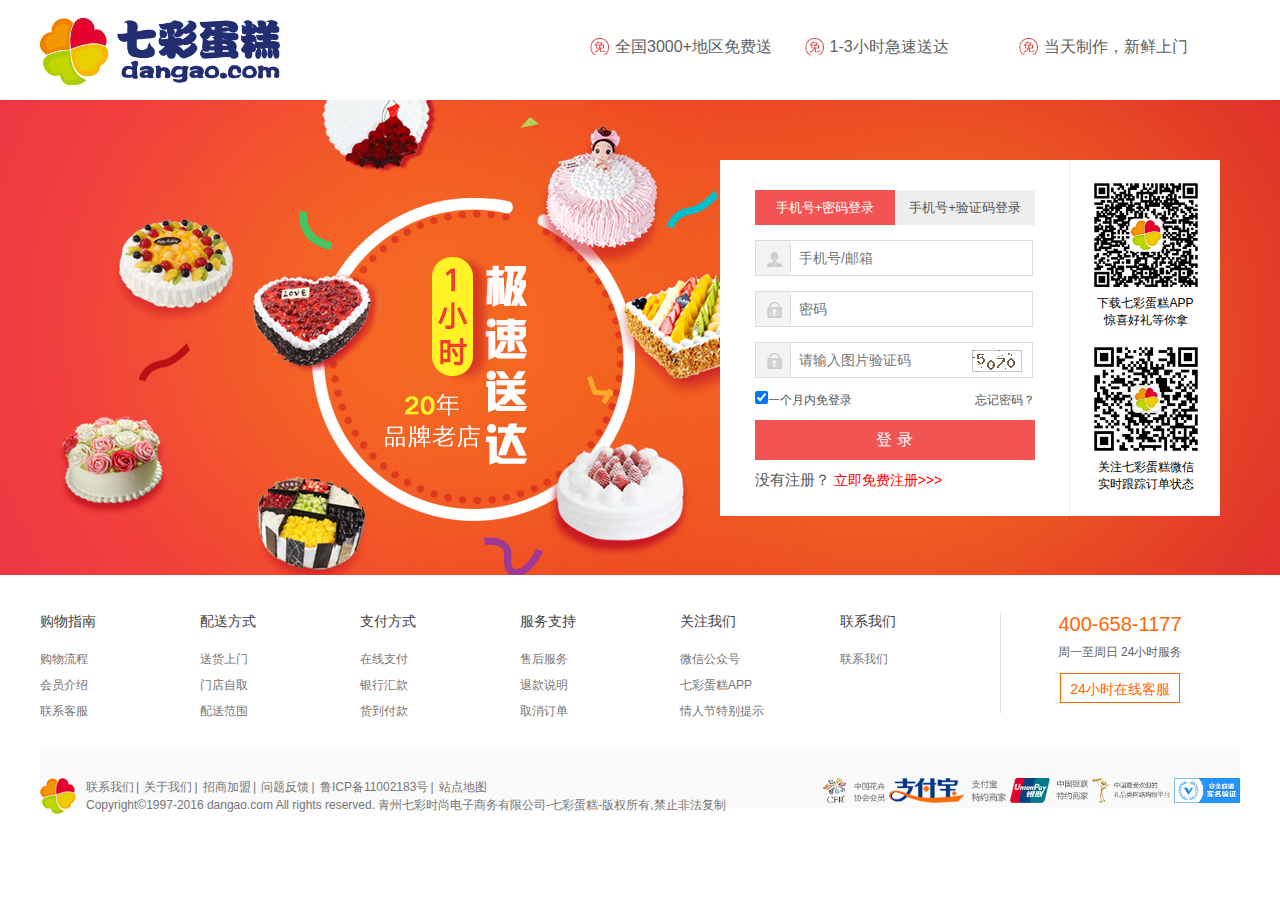
<file: 蛋糕/userlogin.html>
<!DOCTYPE html>
<html lang="en">
<head>
	<meta charset="UTF-8">
	<meta http-equiv="X-UA-Compatible" content="IE=edge,chrome=1">
	<title>七彩蛋糕-登录</title>
	<link rel="shortcut icon" href="images/favicon.ico" />
	<link rel="stylesheet" type="text/css" href="style/base.css">
	<link rel="stylesheet" type="text/css" href="style/userlogin.css">
	<script src="js/jquery-1.8.3.min.js"></script>
</head>
<body>
	<div class="header">
		<div class="header_box">
			<div class="header_l">
				<a href="index.html">
					<img src="images/logo.png">
				</a>
			</div>
			<div class="header_r">
				<div class="footerline">
					<ul>
					    <li> <span class="footerico1">全国3000+地区免费送</span> </li>
					    <li> <span class="footerico2">1-3小时急速送达</span> </li>
					    <li> <span class="footerico3">当天制作，新鲜上门</span> </li>
				    </ul>
				</div>
			</div>
		</div>
	</div>	

	<div class="bg">
		<div class="bg_box">
			<div class="login">
				<div class="login_l">
					<div id="tab">
						<ul id="title">
							<li class="current">手机号+密码登录</li>
							<li>手机号+验证码登录</li>
						</ul>
						<div id="content">
								<form  class="show form1">
									<ul>
										<li>
											<div class="userico"></div>
											<div class="input">
												<input id="Huser" type="text" name="Huser" placeholder="手机号/邮箱">
											</div>
										</li>
										<li>
											<div class="passico"></div>
											<div class="input">
												<input id="Hpass" type="password" name="Hpass" placeholder="密码">
											</div>
										</li>
										<li>
											<div class="passico"></div>
											<div class="input">
												<input id="verify" type="text" name="verify" placeholder="请输入图片验证码">
												<img id="vdimgck" src="images/verify.png">
											</div>
										</li>
									</ul>
								</form>
								<form class="form2">
									<ul>
										<li>
											<div class="passico"></div>
											<div class="input">
												<input id="verify" type="text" name="verify" placeholder="请输入图片验证码">
												<img id="vdimgck" src="images/verify.png">
											</div>
										</li>
										<li>
											<div class="userico"></div>
											<div class="input">
												<input id="Huser" type="text" name="Huser" placeholder="请输入手机号">
												<input id="dxyzm" type="button" name="" value="获取验证码">
											</div>
										</li>
										<li>
											<div class="passico"></div>
											<div class="input">
												<input id="phonecodeqr" type="text" name="phonecodeqr" placeholder="短信验证码">
											</div>
										</li>
									</ul>
								</form>
						</div>
					</div>
					<div class="min_txt">
						<span style="float: left;">
							<input type="checkbox" name="bccookie" checked="checked">一个月内免登录
						</span>
						<span style="float: right;">
							<a href="#">忘记密码？</a>
						</span>
					</div>
					<div class="dl">登 录</div>
					<div class="txt_btn">没有注册？
						<a href="userreg.html">立即免费注册>>></a>
					</div>
				</div>
				<div class="login_r">
					<img src="images/android_ewm.png">
					<p>
						下载七彩蛋糕APP
						<br>
						惊喜好礼等你拿
					</p>
					<img src="images/weixin.jpg">
					<p>
						关注七彩蛋糕微信
						<br>
						实时跟踪订单状态
					</p>
				</div>
			</div>
		</div>
	</div>

	<div class="foot">
    <div class="foot_box">
        <div class="footMenu">
            <ul>
                <li>
                    <h2>购物指南</h2>
                    <p><a href="#">购物流程</a></p>
                    <p><a href="#">会员介绍</a></p>
                    <p><a href="#">联系客服</a></p>
                </li>
                <li>
                    <h2>配送方式</h2>
                    <p><a href="#">送货上门</a></p>
                    <p><a href="#">门店自取</a></p>
                    <p><a href="#">配送范围</a></p>
                </li>
                <li>
                    <h2>支付方式</h2>
                    <p><a href="#">在线支付</a></p>
                    <p><a href="#">银行汇款</a></p>
                    <p><a href="#">货到付款</a></p>
                </li>
                <li>
                    <h2>服务支持</h2>
                    <p><a href="#">售后服务</a></p>
                    <p><a href="#">退款说明</a></p>
                    <p><a href="#">取消订单</a></p>
                </li>
                <li>
                    <h2>关注我们</h2>
                    <p><a href="#">微信公众号</a></p>
                    <p><a href="#">七彩蛋糕APP</a></p>
                    <p><a href="#">情人节特别提示</a></p>
                </li>
                <li>
                    <h2>联系我们</h2>
                    <p><a href="#">联系我们</a></p>
                </li>
            </ul>
            <div class="col-contact">
                <span>400-658-1177</span>
                <p>周一至周日 24小时服务</p>
                <a href="#">24小时在线客服</a>
            </div>
        </div>
        <div class="site-info">
            <div class="foot_logo"></div>
            <div class="info_text">
                <p>
                    <a href="#">联系我们</a><span>|</span>
                    <a href="#">关于我们</a><span>|</span>
                    <a href="#">招商加盟</a><span>|</span>
                    <a href="#">问题反馈</a><span>|</span>
                    <a href="#">鲁ICP备11002183号</a><span>|</span>
                    <a href="#">站点地图</a>
                </p>
                <p>Copyright©1997-2016 dangao.com All rights reserved. 青州七彩时尚电子商务有限公司-七彩蛋糕-版权所有,禁止非法复制</p>
            </div>
            <div class="info-links">
                <img src="images/f-logo-1.png">
                <img src="images/f-logo-2.png">
                <img src="images/f-logo-3.png">
                <img src="images/f-logo-4.png">
                <img src="images/f-logo-5.png">
            </div>
        </div>
    </div>
</div>
</body>
<script type="text/javascript">
		$(function(){
			$("#title li").click(function(){
				$(this).addClass("current").siblings().removeClass("current");
				// var index=$("#title li").index($(this));
				
				$("#content form").eq($("#title li").index($(this))).addClass("show").siblings().removeClass("show");
			});
		});
	</script>
</html>
</file>
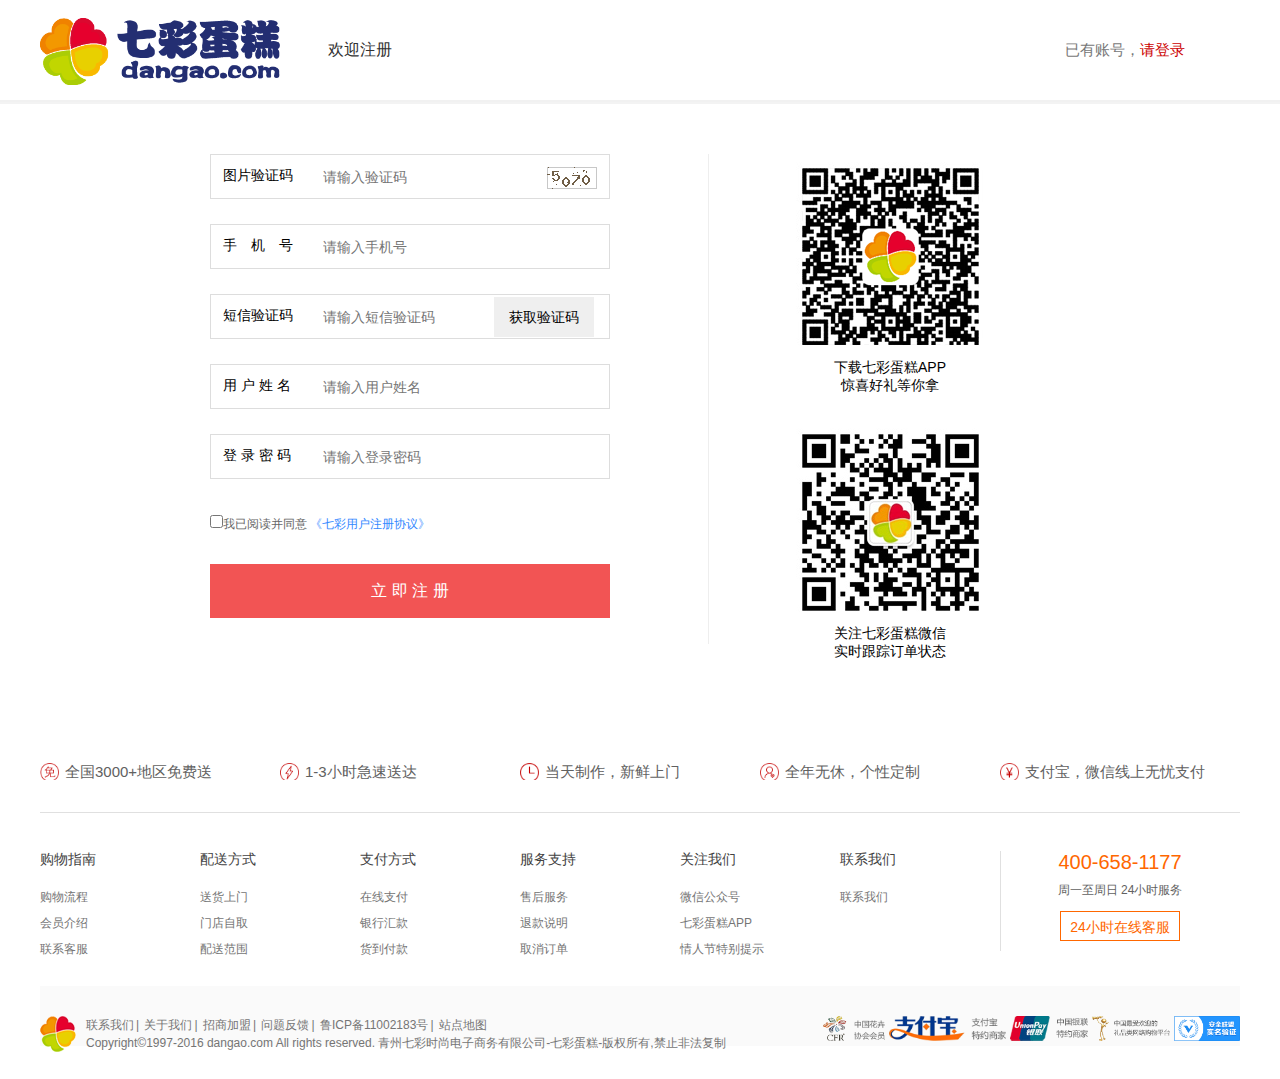
<file: 蛋糕/userreg.html>
<!DOCTYPE html>
<html lang="en">
<head>
	<meta charset="UTF-8">
	<meta http-equiv="X-UA-Compatible" content="IE=edge,chrome=1">
	<title>七彩蛋糕-注册</title>
	<link rel="shortcut icon" href="images/favicon.ico" />
	<link rel="stylesheet" type="text/css" href="style/base.css">
	<link rel="stylesheet" type="text/css" href="style/userreg.css">
</head>
<body>
	<div class="header">
		<div class="header_box">
			<div class="header_l">
				<a href="index.html">
					<img src="images/logo.png">
				</a>
			</div>
			<div class="zc">
				<p>欢迎注册</p>
			</div>
			<div class="header_r">
				<p>已有账号，<a href="userlogin.html">请登录</a></p>
			</div>
		</div>
	</div>

	<div class="line"></div>

	<div class="zc">
		<form>
			<div class="userreg">
				<div class="userreg_l">
					<ul>
						<li>
							<label>图片验证码</label>
							<input type="text" name="verify" placeholder="请输入验证码">
							<img id="vdimgck" src="images/verify.png">
						</li>
						<li>
							<label>手　机　号</label>
							<input type="text" name="Huser" placeholder="请输入手机号">
						</li>
						<li>
							<label>短信验证码</label>
							<input id="phonecodeqr" type="text" name="phonecodeqr" placeholder="请输入短信验证码">
							<input class="dxyzm" type="button" value="获取验证码">
						</li>
						<li>
							<label>用 户 姓 名</label>
							<input type="text" name="Hname" placeholder="请输入用户姓名">
						</li>
						<li>
							<label>登 录 密 码</label>
							<input type="password" name="Hpass" placeholder="请输入登录密码">
						</li>
					</ul>
					<div class="xy">
						<input type="checkbox" name="agreen">我已阅读并同意
						<a href="#">《七彩用户注册协议》</a>
					</div>
					<div class="zc_btn">
						<button type="submit">立 即 注 册</button>
					</div>
				</div>
				<div class="min"></div>
				<div class="userreg_r">
					<img src="images/android_ewm.png">
					<p>下载七彩蛋糕APP<br>惊喜好礼等你拿</p>
					<img src="images/weixin.jpg">
					<p>关注七彩蛋糕微信<br>实时跟踪订单状态</p>
				</div>
			</div>
		</form>
	</div>
	
	<div class="footline">
	  <div class="footline_box">
		    <ul>
		        <li> <span class="footerico1">全国3000+地区免费送</span> </li>
		        <li> <span class="footerico2">1-3小时急速送达</span> </li>
		        <li> <span class="footerico3">当天制作，新鲜上门</span> </li>
		        <li> <span class="footerico4">全年无休，个性定制</span> </li>
		        <li> <span class="footerico5">支付宝，微信线上无忧支付</span> </li>
	    	</ul>
	    </div>
	</div>

	<div class="foot">
	    <div class="foot_box">
	        <div class="footMenu">
	            <ul>
	                <li>
	                    <h2>购物指南</h2>
	                    <p><a href="#">购物流程</a></p>
	                    <p><a href="#">会员介绍</a></p>
	                    <p><a href="#">联系客服</a></p>
	                </li>
	                <li>
	                    <h2>配送方式</h2>
	                    <p><a href="#">送货上门</a></p>
	                    <p><a href="#">门店自取</a></p>
	                    <p><a href="#">配送范围</a></p>
	                </li>
	                <li>
	                    <h2>支付方式</h2>
	                    <p><a href="#">在线支付</a></p>
	                    <p><a href="#">银行汇款</a></p>
	                    <p><a href="#">货到付款</a></p>
	                </li>
	                <li>
	                    <h2>服务支持</h2>
	                    <p><a href="#">售后服务</a></p>
	                    <p><a href="#">退款说明</a></p>
	                    <p><a href="#">取消订单</a></p>
	                </li>
	                <li>
	                    <h2>关注我们</h2>
	                    <p><a href="#">微信公众号</a></p>
	                    <p><a href="#">七彩蛋糕APP</a></p>
	                    <p><a href="#">情人节特别提示</a></p>
	                </li>
	                <li>
	                    <h2>联系我们</h2>
	                    <p><a href="#">联系我们</a></p>
	                </li>
	            </ul>
	            <div class="col-contact">
	                <span>400-658-1177</span>
	                <p>周一至周日 24小时服务</p>
	                <a href="#">24小时在线客服</a>
	            </div>
	        </div>
	        <div class="site-info">
	            <div class="foot_logo"></div>
	            <div class="info_text">
	                <p>
	                    <a href="#">联系我们</a><span>|</span>
	                    <a href="#">关于我们</a><span>|</span>
	                    <a href="#">招商加盟</a><span>|</span>
	                    <a href="#">问题反馈</a><span>|</span>
	                    <a href="#">鲁ICP备11002183号</a><span>|</span>
	                    <a href="#">站点地图</a>
	                </p>
	                <p>Copyright©1997-2016 dangao.com All rights reserved. 青州七彩时尚电子商务有限公司-七彩蛋糕-版权所有,禁止非法复制</p>
	            </div>
	            <div class="info-links">
	                <img src="images/f-logo-1.png">
	                <img src="images/f-logo-2.png">
	                <img src="images/f-logo-3.png">
	                <img src="images/f-logo-4.png">
	                <img src="images/f-logo-5.png">
	            </div>
	        </div>
	    </div>
	</div>
</body>
</html>
</file>
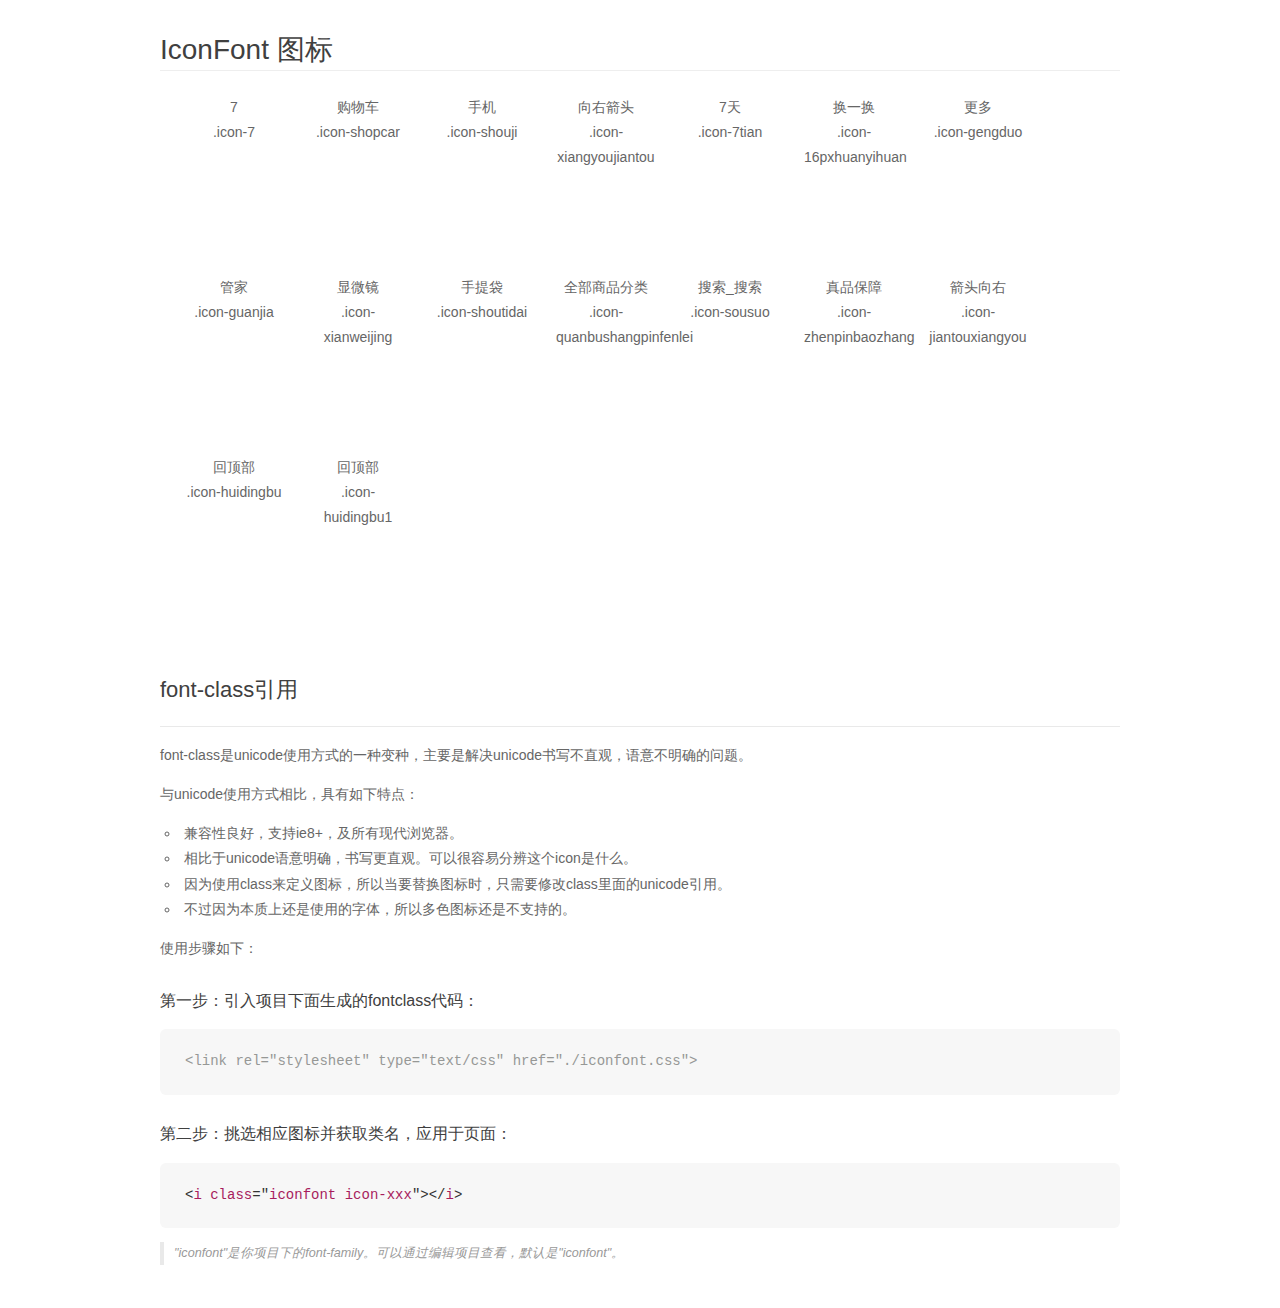
<file: 蛋糕/font_osyag09tjyeewmi/demo_fontclass.html>
<!DOCTYPE html>
<html>
<head>
    <meta charset="utf-8"/>
    <title>IconFont</title>
    <link rel="stylesheet" href="demo.css">
    <link rel="stylesheet" href="iconfont.css">
</head>
<body>
    <div class="main markdown">
        <h1>IconFont 图标</h1>
        <ul class="icon_lists clear">
            
                <li>
                <i class="icon iconfont icon-7"></i>
                    <div class="name">7</div>
                    <div class="fontclass">.icon-7</div>
                </li>
            
                <li>
                <i class="icon iconfont icon-shopcar"></i>
                    <div class="name">购物车</div>
                    <div class="fontclass">.icon-shopcar</div>
                </li>
            
                <li>
                <i class="icon iconfont icon-shouji"></i>
                    <div class="name">手机</div>
                    <div class="fontclass">.icon-shouji</div>
                </li>
            
                <li>
                <i class="icon iconfont icon-xiangyoujiantou"></i>
                    <div class="name">向右箭头</div>
                    <div class="fontclass">.icon-xiangyoujiantou</div>
                </li>
            
                <li>
                <i class="icon iconfont icon-7tian"></i>
                    <div class="name">7天</div>
                    <div class="fontclass">.icon-7tian</div>
                </li>
            
                <li>
                <i class="icon iconfont icon-16pxhuanyihuan"></i>
                    <div class="name">换一换</div>
                    <div class="fontclass">.icon-16pxhuanyihuan</div>
                </li>
            
                <li>
                <i class="icon iconfont icon-gengduo"></i>
                    <div class="name">更多</div>
                    <div class="fontclass">.icon-gengduo</div>
                </li>
            
                <li>
                <i class="icon iconfont icon-guanjia"></i>
                    <div class="name">管家</div>
                    <div class="fontclass">.icon-guanjia</div>
                </li>
            
                <li>
                <i class="icon iconfont icon-xianweijing"></i>
                    <div class="name">显微镜</div>
                    <div class="fontclass">.icon-xianweijing</div>
                </li>
            
                <li>
                <i class="icon iconfont icon-shoutidai"></i>
                    <div class="name">手提袋</div>
                    <div class="fontclass">.icon-shoutidai</div>
                </li>
            
                <li>
                <i class="icon iconfont icon-quanbushangpinfenlei"></i>
                    <div class="name">全部商品分类</div>
                    <div class="fontclass">.icon-quanbushangpinfenlei</div>
                </li>
            
                <li>
                <i class="icon iconfont icon-sousuo"></i>
                    <div class="name">搜索_搜索</div>
                    <div class="fontclass">.icon-sousuo</div>
                </li>
            
                <li>
                <i class="icon iconfont icon-zhenpinbaozhang"></i>
                    <div class="name">真品保障</div>
                    <div class="fontclass">.icon-zhenpinbaozhang</div>
                </li>
            
                <li>
                <i class="icon iconfont icon-jiantouxiangyou"></i>
                    <div class="name">箭头向右</div>
                    <div class="fontclass">.icon-jiantouxiangyou</div>
                </li>
            
                <li>
                <i class="icon iconfont icon-huidingbu"></i>
                    <div class="name">回顶部</div>
                    <div class="fontclass">.icon-huidingbu</div>
                </li>
            
                <li>
                <i class="icon iconfont icon-huidingbu1"></i>
                    <div class="name">回顶部</div>
                    <div class="fontclass">.icon-huidingbu1</div>
                </li>
            
        </ul>

        <h2 id="font-class-">font-class引用</h2>
        <hr>

        <p>font-class是unicode使用方式的一种变种，主要是解决unicode书写不直观，语意不明确的问题。</p>
        <p>与unicode使用方式相比，具有如下特点：</p>
        <ul>
        <li>兼容性良好，支持ie8+，及所有现代浏览器。</li>
        <li>相比于unicode语意明确，书写更直观。可以很容易分辨这个icon是什么。</li>
        <li>因为使用class来定义图标，所以当要替换图标时，只需要修改class里面的unicode引用。</li>
        <li>不过因为本质上还是使用的字体，所以多色图标还是不支持的。</li>
        </ul>
        <p>使用步骤如下：</p>
        <h3 id="-fontclass-">第一步：引入项目下面生成的fontclass代码：</h3>


        <pre><code class="lang-js hljs javascript"><span class="hljs-comment">&lt;link rel="stylesheet" type="text/css" href="./iconfont.css"&gt;</span></code></pre>
        <h3 id="-">第二步：挑选相应图标并获取类名，应用于页面：</h3>
        <pre><code class="lang-css hljs">&lt;<span class="hljs-selector-tag">i</span> <span class="hljs-selector-tag">class</span>="<span class="hljs-selector-tag">iconfont</span> <span class="hljs-selector-tag">icon-xxx</span>"&gt;&lt;/<span class="hljs-selector-tag">i</span>&gt;</code></pre>
        <blockquote>
        <p>"iconfont"是你项目下的font-family。可以通过编辑项目查看，默认是"iconfont"。</p>
        </blockquote>
    </div>
</body>
</html>
</file>
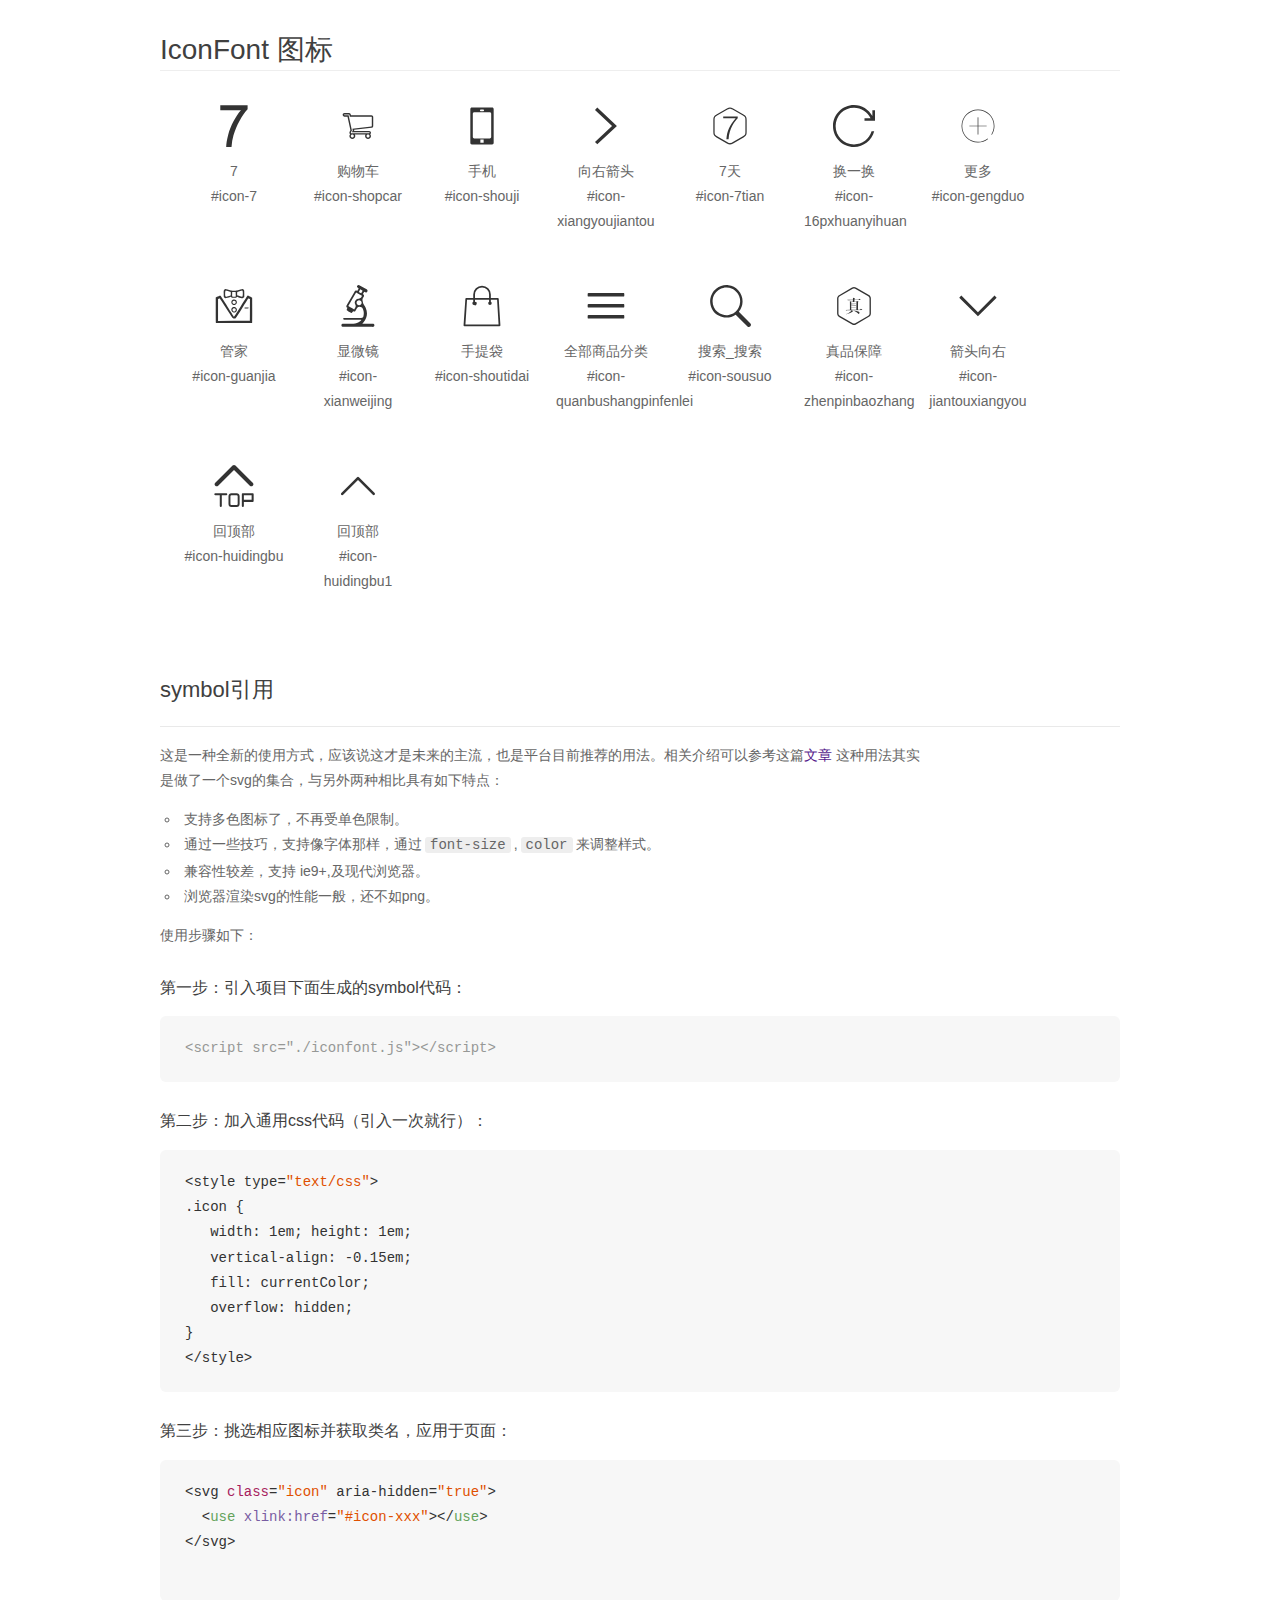
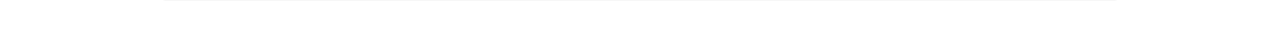
<file: 蛋糕/font_osyag09tjyeewmi/demo_symbol.html>
<!DOCTYPE html>
<html>
<head>
    <meta charset="utf-8"/>
    <title>IconFont</title>
    <link rel="stylesheet" href="demo.css">
    <script src="iconfont.js"></script>

    <style type="text/css">
        .icon {
          /* 通过设置 font-size 来改变图标大小 */
          width: 1em; height: 1em;
          /* 图标和文字相邻时，垂直对齐 */
          vertical-align: -0.15em;
          /* 通过设置 color 来改变 SVG 的颜色/fill */
          fill: currentColor;
          /* path 和 stroke 溢出 viewBox 部分在 IE 下会显示
             normalize.css 中也包含这行 */
          overflow: hidden;
        }

    </style>
</head>
<body>
    <div class="main markdown">
        <h1>IconFont 图标</h1>
        <ul class="icon_lists clear">
            
                <li>
                    <svg class="icon" aria-hidden="true">
                        <use xlink:href="#icon-7"></use>
                    </svg>
                    <div class="name">7</div>
                    <div class="fontclass">#icon-7</div>
                </li>
            
                <li>
                    <svg class="icon" aria-hidden="true">
                        <use xlink:href="#icon-shopcar"></use>
                    </svg>
                    <div class="name">购物车</div>
                    <div class="fontclass">#icon-shopcar</div>
                </li>
            
                <li>
                    <svg class="icon" aria-hidden="true">
                        <use xlink:href="#icon-shouji"></use>
                    </svg>
                    <div class="name">手机</div>
                    <div class="fontclass">#icon-shouji</div>
                </li>
            
                <li>
                    <svg class="icon" aria-hidden="true">
                        <use xlink:href="#icon-xiangyoujiantou"></use>
                    </svg>
                    <div class="name">向右箭头</div>
                    <div class="fontclass">#icon-xiangyoujiantou</div>
                </li>
            
                <li>
                    <svg class="icon" aria-hidden="true">
                        <use xlink:href="#icon-7tian"></use>
                    </svg>
                    <div class="name">7天</div>
                    <div class="fontclass">#icon-7tian</div>
                </li>
            
                <li>
                    <svg class="icon" aria-hidden="true">
                        <use xlink:href="#icon-16pxhuanyihuan"></use>
                    </svg>
                    <div class="name">换一换</div>
                    <div class="fontclass">#icon-16pxhuanyihuan</div>
                </li>
            
                <li>
                    <svg class="icon" aria-hidden="true">
                        <use xlink:href="#icon-gengduo"></use>
                    </svg>
                    <div class="name">更多</div>
                    <div class="fontclass">#icon-gengduo</div>
                </li>
            
                <li>
                    <svg class="icon" aria-hidden="true">
                        <use xlink:href="#icon-guanjia"></use>
                    </svg>
                    <div class="name">管家</div>
                    <div class="fontclass">#icon-guanjia</div>
                </li>
            
                <li>
                    <svg class="icon" aria-hidden="true">
                        <use xlink:href="#icon-xianweijing"></use>
                    </svg>
                    <div class="name">显微镜</div>
                    <div class="fontclass">#icon-xianweijing</div>
                </li>
            
                <li>
                    <svg class="icon" aria-hidden="true">
                        <use xlink:href="#icon-shoutidai"></use>
                    </svg>
                    <div class="name">手提袋</div>
                    <div class="fontclass">#icon-shoutidai</div>
                </li>
            
                <li>
                    <svg class="icon" aria-hidden="true">
                        <use xlink:href="#icon-quanbushangpinfenlei"></use>
                    </svg>
                    <div class="name">全部商品分类</div>
                    <div class="fontclass">#icon-quanbushangpinfenlei</div>
                </li>
            
                <li>
                    <svg class="icon" aria-hidden="true">
                        <use xlink:href="#icon-sousuo"></use>
                    </svg>
                    <div class="name">搜索_搜索</div>
                    <div class="fontclass">#icon-sousuo</div>
                </li>
            
                <li>
                    <svg class="icon" aria-hidden="true">
                        <use xlink:href="#icon-zhenpinbaozhang"></use>
                    </svg>
                    <div class="name">真品保障</div>
                    <div class="fontclass">#icon-zhenpinbaozhang</div>
                </li>
            
                <li>
                    <svg class="icon" aria-hidden="true">
                        <use xlink:href="#icon-jiantouxiangyou"></use>
                    </svg>
                    <div class="name">箭头向右</div>
                    <div class="fontclass">#icon-jiantouxiangyou</div>
                </li>
            
                <li>
                    <svg class="icon" aria-hidden="true">
                        <use xlink:href="#icon-huidingbu"></use>
                    </svg>
                    <div class="name">回顶部</div>
                    <div class="fontclass">#icon-huidingbu</div>
                </li>
            
                <li>
                    <svg class="icon" aria-hidden="true">
                        <use xlink:href="#icon-huidingbu1"></use>
                    </svg>
                    <div class="name">回顶部</div>
                    <div class="fontclass">#icon-huidingbu1</div>
                </li>
            
        </ul>


        <h2 id="symbol-">symbol引用</h2>
        <hr>

        <p>这是一种全新的使用方式，应该说这才是未来的主流，也是平台目前推荐的用法。相关介绍可以参考这篇<a href="">文章</a>
        这种用法其实是做了一个svg的集合，与另外两种相比具有如下特点：</p>
        <ul>
          <li>支持多色图标了，不再受单色限制。</li>
          <li>通过一些技巧，支持像字体那样，通过<code>font-size</code>,<code>color</code>来调整样式。</li>
          <li>兼容性较差，支持 ie9+,及现代浏览器。</li>
          <li>浏览器渲染svg的性能一般，还不如png。</li>
        </ul>
        <p>使用步骤如下：</p>
        <h3 id="-symbol-">第一步：引入项目下面生成的symbol代码：</h3>
        <pre><code class="lang-js hljs javascript"><span class="hljs-comment">&lt;script src="./iconfont.js"&gt;&lt;/script&gt;</span></code></pre>
        <h3 id="-css-">第二步：加入通用css代码（引入一次就行）：</h3>
        <pre><code class="lang-js hljs javascript">&lt;style type=<span class="hljs-string">"text/css"</span>&gt;
.icon {
   width: <span class="hljs-number">1</span>em; height: <span class="hljs-number">1</span>em;
   vertical-align: <span class="hljs-number">-0.15</span>em;
   fill: currentColor;
   overflow: hidden;
}
&lt;<span class="hljs-regexp">/style&gt;</span></code></pre>
        <h3 id="-">第三步：挑选相应图标并获取类名，应用于页面：</h3>
        <pre><code class="lang-js hljs javascript">&lt;svg <span class="hljs-class"><span class="hljs-keyword">class</span></span>=<span class="hljs-string">"icon"</span> aria-hidden=<span class="hljs-string">"true"</span>&gt;<span class="xml"><span class="hljs-tag">
  &lt;<span class="hljs-name">use</span> <span class="hljs-attr">xlink:href</span>=<span class="hljs-string">"#icon-xxx"</span>&gt;</span><span class="hljs-tag">&lt;/<span class="hljs-name">use</span>&gt;</span>
</span>&lt;<span class="hljs-regexp">/svg&gt;
        </span></code></pre>
    </div>
</body>
</html>
</file>
<file: 蛋糕/style/base.css>
/* CSS Document */
*,::before,::after{ margin:0; padding:0 ; box-sizing:border-box;}

body,ul,ol,li,dt,dd,dl,h1,h2,h3,h4,h5,h6,form,p,input,select,textarea,a, em, img,strong, b, u, i,fieldset, label, legend,table,td, caption, tbody, tfoot, thead, tr, th, article, aside, canvas,figure, figcaption, footer, header, hgroup,nav,section,audio, video
{ margin:0; padding:0 ; font-size:14px; font-weight:normal/* 设置文本的粗细	默认值。定义标准的字符。*/;
 font-style:normal/*定义字体的风格  默认值。浏览器显示一个标准的字体样式。*/;}

ul,ol,li{ list-style:none;}/*无列表样式*/

img{ border:0 none;/*如果有超链接会出现蓝框 去掉*/ vertical-align:middle;/*垂直居中*/}

table ,td{border-collapse:collapse;/*边线重叠*/ border-spacing:0; }


input, select, textarea, button {outline:none;}/*去掉表单元素中获得焦点时出现蓝框*/
textarea{resize:none;}
/*:focus { outline:none;}*/


/*超链接*/
a{text-decoration:none; color:#404040;}
a:link,a:active,a:visited{ text-decoration:none; color:#404040; }
a:hover{ color:rgba(255,102,0,1);text-decoration:none;}/*鼠标经过改变文字颜色*/

::-moz-selection { color: #fff; background-color: #A97F48;}/*对象被选择时的样式*/
::selection { color: #fff; background-color: #A97F48;}  


/*自适应高度的问题解决   解决margin 塌陷*/
.clearfix:after{ clear:both; content:''; display:block; height:0; line-height:0; visibility:hidden;}
.clearfix{zoom:1;}

.clear{clear:both;}

.fl{float:left;}
.fr{float:right;}

.w{ width:1200px; margin:0 auto;}

body{font-family: "微软雅黑", Arial;font-size:14px; color:#404040; background:#fff;}


@font-face {
  font-family: 'iconfont';
  src: url('../fonts/iconfont.eot');
  src: url('../fonts/iconfont.eot?#iefix') format('embedded-opentype'),
  url('../fonts/iconfont.woff') format('woff'),
  url('../fonts/iconfont.ttf') format('truetype'),
  url('../fonts/iconfont.svg#iconfont') format('svg');
}
.iconfont{
  font-family:"iconfont" !important;
  font-size:16px;
  font-style:normal;
  -webkit-font-smoothing: antialiased;
  -webkit-text-stroke-width: 0.2px;
  -moz-osx-font-smoothing: grayscale;
}


/*topbar*/
.topbar{ width:100%; height:30px;}
.topbar .topbar_top{ width:100%; height:30px; background:#f1f1f1;}
.topbar .topbar_top .top_box{ width:1200px; height:30px; margin:0 auto; line-height:30px;}
.topbar .topbar_top .top_box .top_l{float: left;width: 220px;height: 30px;font-size: 12px;color:#735749;}
.topbar .topbar_top .top_box .top_l a{font-size: 12px;color:#cc0000;padding: 0px 5px;}

.topbar .topbar_top .top_box .top_l span{color: #735749;}
.topbar .topbar_top .top_box ul{ width:500px; height:30px; float:right;}
.topbar .topbar_top .top_box ul li{ float:left; padding:0 5px; color:#735749; margin-left:1px; position:relative;}
.topbar .topbar_top .top_box ul li a{ display:block; color:#735749; font-size:12px;float:left; margin-right:8px;}
.topbar .topbar_top .top_box ul li i{ display:inline-block; float:left; padding-top:1px; margin-left:2px; transition:all 0.5s linear;}
.topbar .topbar_top .top_box ul li:nth-child(2) a{ color:#cc0000;}
.topbar .topbar_top .top_box ul li:nth-child(3) a{ color:#cc0000;}
.topbar .topbar_top .top_box ul li:hover a{ color:#cc0000;}
.topbar .topbar_top .top_box ul li:hover i{ transform:rotate(180deg);}
.topbar .topbar_top .top_box ul li .submenu{ position:absolute; top:30px; left:0; width:100%; background:#fff; display:none; line-height:25px; padding:10px 0;box-sizing:content-box; text-align:center;}
.topbar .topbar_top .top_box ul li .submenu a{  display:block;font-size:12px; color:#735749; width:100%;}
.topbar .topbar_top .top_box ul li:hover .submenu{ display:block;}
.topbar .topbar_top .top_box ul li .submenu dt:hover a{ display:inlink-block; background:#cc0000; color:#fff;}

/*topbar end*/


/*head*/
.head{ width: 100%;height: 100px;}
.head .head_box{ width: 1200px;height: 100px;margin: 0 auto; }
.head .head_box h1{ width: 200px;height: 60px; float: left;line-height: 100px;}
.head .head_box h1 img{ width: 100%; height: auto; }
.head .head_box .search{ width: 550px;height: 100px;float: left; margin-left: 175px;padding-top: 22px;}
.head .head_box .search .search_box{ width: 550px;height:40px; background: #c81623}
.head .head_box .search .search_box .keyinput{ width: 465px; height: 36px; margin:2px;float: left;border:0 none; padding-left: 20px;}
.head .head_box .search .search_box .keysub{ width: 80px;height: 36px; background:none; border:0 none;font-size:16px; letter-spacing:2px; color:#fff; cursor:pointer; }
.head .head_box .search .hot{ width: 100%; height: 25px; }
.head .head_box .search .hot a{ font-size: 13px; color: #666; margin: 0px 5px; line-height: 25px; }
.head .head_box .search .hot a:nth-child(3){color:#cc0000;}
.head .head_box .search .hot a:hover{color:#cc0000;}
.head .head_box .car_box{ float: left; width: 145px; height: 38px; margin-left: 90px;margin-top: 22px;position: relative;}
.head .head_box .car_box .cart{ width: 145px; height: 38px; border:1px solid #dfdfdf; line-height: 36px;display: block; position:relative; z-index:10; background:rgba(255,255,255,1);}
.head .head_box .car_box .car{width: 18px;height: 16px;}
.head .head_box .car_box .car img{ width: 18px;height: 16px;margin-left: 12px;margin-right: 5px;}
.head .head_box .car_box span{font-size: 13px;color: #666;}
.head .head_box .car_box .car_num{background: #cc0000;border-radius: 7px 7px 7px 0;font-size: 12px;line-height: 12px;padding: 2px 5px;color: #fff;position: absolute;top: -5px;}
.head .head_box .car_box .iconfont{font-size: 13px;color: #666;margin-left: 12px;}
.head .head_box .car_box .dropdown_layer{width: 300px;height: 130px;background: #fff; border:1px solid #dfdfdf;position: absolute; top:36px; right:0px; z-index:9; padding:10px;display: none;}
.head .head_box .car_box .dropdown_layer img{margin-left: 100px;margin-bottom: 5px;}
.head .head_box .car_box .dropdown_layer p{ text-align:center;line-height: 20px;}
.head .head_box .car_box .dropdown_layer p a{ display:block; color:#cc0000; }
.head .head_box .car_box:hover a.cart{ border-bottom:0 none;}
.head .head_box .car_box:hover .dropdown_layer{ display:block;}
/*head end*/

.footline{width: 100%;height: 77px;margin-top: 10px;}
.footline .footline_box{width: 1200px;height: 77px;margin: 0 auto;padding-top:27px;padding-bottom: 27px;border-bottom: 1px solid #e0e0e0}
.footline .footline_box ul{}
.footline .footline_box ul li{width: 20%;float: left;color: #616161;font-size: 15px;}
.footline .footline_box ul li .footerico1{background: url(../images/f-ico1.png) no-repeat;background-size: 19px;padding-left: 25px;}
.footline .footline_box ul li .footerico2{background: url(../images/f-ico2.png) no-repeat;background-size: 19px;padding-left: 25px;}
.footline .footline_box ul li .footerico3{background: url(../images/f-ico3.png) no-repeat;background-size: 19px;padding-left: 25px;}
.footline .footline_box ul li .footerico4{background: url(../images/f-ico4.png) no-repeat;background-size: 19px;padding-left: 25px;}
.footline .footline_box ul li .footerico5{background: url(../images/f-ico5.png) no-repeat;background-size: 19px;padding-left: 25px;}


.foot{width: 100%;height: 266px;}
.foot .foot_box{width: 1200px;height: 266px;margin: 0 auto;}
.foot .foot_box .footMenu{width: 1200px;height: 173px;padding-top: 38px;}
.foot .foot_box .footMenu ul{width: 960px;height: 135px;float: left;}
.foot .foot_box .footMenu ul li{width: 160px;height: 135px;float: left;}
.foot .foot_box .footMenu ul li h2{font-size: 14px;color: #424242;margin-bottom: 15px;}
.foot .foot_box .footMenu ul li p{line-height: 25px;}
.foot .foot_box .footMenu ul li p a{font-size: 12px;color: #757575;}
.foot .foot_box .footMenu ul li p a:hover{color: #cc0000;}
.foot .foot_box .footMenu .col-contact{float: left;width: 239px;height: 100px;border-left: 1px solid #e0e0e0;text-align: center;}
.foot .foot_box .footMenu .col-contact span{font-size: 20px;color: #ff6700;}
.foot .foot_box .footMenu .col-contact p{font-size: 12px;color: #616161;margin-top: 8px;margin-bottom: 12px;}
.foot .foot_box .footMenu .col-contact a{display: inline-block;width: 120px;height: 30px;border: 1px solid #ff6700;line-height: 30px;color: #ff6700;}
.foot .foot_box .footMenu .col-contact a:hover{background: #ff6700;color: #fff;transition: 0.5s ease all;}
.foot .foot_box .site-info{background: #fafafa;width: 1200px;padding: 30px 0;}
.foot .foot_box .site-info .foot_logo{width: 36px;height: 36px;float: left;background: url(../images/logo-footer.png) no-repeat 50% 50%;margin-right: 10px;}
.foot .foot_box .site-info .info_text{width: 670px;height: 36px;float: left;line-height: 18px;}
.foot .foot_box .site-info .info_text a{font-size: 12px;color: #757575;}
.foot .foot_box .site-info .info_text p{font-size: 12px;color: #757575;}
.foot .foot_box .site-info .info_text p span{margin: 0px 2px;}
.foot .foot_box .site-info .info-links{float: right;height: 28px;}
.foot .foot_box .site-info .info-links img{display: inline-block;height: 25px;}
.foot .foot_box .site-info .info_text a:hover{color: #cc0000;}
</file>
<file: 蛋糕/style/userlogin.css>
.header{width: 100%;height: 100px;}
.header .header_box{width: 1200px;height: 100px;margin: 0 auto;}
.header .header_box .header_l{width: 240px;height: 100px;float: left;line-height: 100px;}
.header .header_box .header_l img{width: 100%;height: auto;}
.header .header_box .header_r{float: right;width: 650px;height: 100px;}
.header .header_box .header_r .footerline{width: 650px;padding: 27px 0px;margin-top: 10px;}
.header .header_box .header_r .footerline ul{}
.header .header_box .header_r .footerline ul li{width: 33%;color: #616161;float: left;font-size: 16px;}
.header .header_box .header_r .footerline ul li .footerico1{background: url(../images/f-ico1.png) no-repeat;background-size: 19px;padding-left: 25px;}
.header .header_box .header_r .footerline ul li .footerico2{background: url(../images/f-ico1.png) no-repeat;background-size: 19px;padding-left: 25px;}
.header .header_box .header_r .footerline ul li .footerico3{background: url(../images/f-ico1.png) no-repeat;background-size: 19px;padding-left: 25px;}


.bg{width: 100%;height: 475px;background: url(../images/userlogin_bg.jpg) center center;}
.bg .bg_box{width: 1200px;height: 475px;margin: 0 auto;}
.bg .bg_box .login{width: 500px;height: 356px;float: right;background: #fff;margin-top: 60px;margin-right: 20px;}
.bg .bg_box .login .login_l{width: 350px;height: 356px;padding-top: 30px;border-right: 1px solid #eee;float: left;}
.bg .bg_box .login .login_l #tab{width: 350px;height: 190px;}
.bg .bg_box .login .login_l #tab #title{width: 280px;height: 35px;margin: 0 auto;}
.bg .bg_box .login .login_l #tab #title li{float: left;font-size: 13px;background: #eee;width: 50%;height: 35px;line-height: 35px;text-align: center;color: #555;cursor: pointer;}
.bg .bg_box .login .login_l #tab #title .current{background: #F25454;color: #fff;}
.bg .bg_box .login .login_l #tab #content{width: 350px;height: 140px;}
.bg .bg_box .login .login_l #tab #content .show{display: block;}
.bg .bg_box .login .login_l #tab #content form{display: none;}
.bg .bg_box .login .login_l #tab #content .form1{width: 280px;height: 140px;margin: 0 auto;}
.bg .bg_box .login .login_l #tab #content .form1 ul{width: 280px;height: 140px;margin: 0 auto;}
.bg .bg_box .login .login_l #tab #content .form1 ul li{width: 278px;height: 36px;border: 1px solid #ddd;margin-top: 15px;}
.bg .bg_box .login .login_l #tab #content .form1 ul li .userico{width: 34px;height: 34px;background: url(../images/pwd-icons-new.png);background-position: 0 0;float: left;}
.bg .bg_box .login .login_l #tab #content .form1 ul li input{width: 242px;float: left;width: 238px;height: 30px;border: none;line-height: 30px;border-left: 1px #ddd solid;margin-top: 2px;text-indent: 8px;}
.bg .bg_box .login .login_l #tab #content .form1 ul li .passico{width: 34px;height: 34px;background: url(../images/pwd-icons-new.png);background-position: -48px 0;float: left;}
.bg .bg_box .login .login_l #tab #content .form1 ul li .input input{width: 153px;height: 30px;}
.bg .bg_box .login .login_l #tab #content .form1 ul li .input img{float: right;margin-top: 7px;margin-right: 10px;cursor: pointer;}
.bg .bg_box .login .login_l #tab #content .form2{width: 280px;height: 140px;margin: 0 auto;}
.bg .bg_box .login .login_l #tab #content .form2 ul{width: 280px;height: 140px;margin: 0 auto;}
.bg .bg_box .login .login_l #tab #content .form2 ul li{width: 278px;height: 36px;border: 1px solid #ddd;margin-top: 15px;}
.bg .bg_box .login .login_l #tab #content .form2 ul li .passico{width: 34px;height: 34px;background: url(../images/pwd-icons-new.png);background-position: -48px 0;float: left;}
.bg .bg_box .login .login_l #tab #content .form2 ul li input{width: 242px;float: left;width: 238px;height: 30px;border: none;line-height: 30px;border-left: 1px #ddd solid;margin-top: 2px;text-indent: 8px;}
.bg .bg_box .login .login_l #tab #content .form2 ul li .input input{width: 153px;height: 30px;}
.bg .bg_box .login .login_l #tab #content .form2 ul li .input img{float: right;margin-top: 7px;margin-right: 10px;cursor: pointer;}
.bg .bg_box .login .login_l #tab #content .form2 ul li .userico{width: 34px;height: 34px;background: url(../images/pwd-icons-new.png);background-position: 0 0;float: left;}
.bg .bg_box .login .login_l #tab #content .form2 ul li .input #dxyzm{border: 0px;cursor: pointer;position: absolute;margin-top: 1.5px;margin-left: -30px;line-height: 25px;width: 110px;}
.bg .bg_box .login .login_l .min_txt{width: 280px;height: 40px;margin: 0 auto;line-height: 40px;color: #555;font-size: 12px;}
.bg .bg_box .login .login_l .min_txt span a{color: #555;font-size: 12px;}
.bg .bg_box .login .login_l .dl{width: 280px;height: 40px;line-height: 40px;text-align: center;background-color: #F25454;color: #fff;margin: 0 auto;cursor: pointer;font-size: 16px;}
.bg .bg_box .login .login_l .txt_btn{width: 280px;height: 40px;line-height: 40px;margin: 0 auto;color: #555;font-size: 15px;}
.bg .bg_box .login .login_l .txt_btn a{color: red;}
.bg .bg_box .login .login_r{width: 149px;height: 356px;float: right;text-align: center;padding: 15px 0px;}
.bg .bg_box .login .login_r img{width: 120px;height: 120px;}
.bg .bg_box .login .login_r p{font-size: 12px;color: #000;margin-bottom: 10px;}
</file>
<file: 蛋糕/style/userreg.css>
.header{width: 100%;height: 100px;}
.header .header_box{width: 1200px;height: 100px;margin: 0 auto;}
.header .header_box .header_l{width: 240px;height: 100px;float: left;line-height: 100px;}
.header .header_box .header_l img{width: 100%;height: auto;}
.header .header_box .zc{width: 100px;height: 100px;line-height: 100px;float: left;text-align: center;margin-left: 30px;}
.header .header_box .zc p{color: #333;font-size: 16px;}
.header .header_box .header_r{width: 130px;height: 100px;text-align: center;line-height: 100px;float: right;margin-right: 50px;}
.header .header_box .header_r p{font-size: 15px;color: #777777;}
.header .header_box .header_r p a{font-size: 15px;color:#cc0000;}

.line{width: 100%;height: 4px;background: url(../images/line_ico.png);}

.zc{width: 100%;height: 622px;}
.zc form{width: 1200px;height: 600px;margin: 0 auto;padding-top: 50px;}
.zc form .userreg{width: 860px;height: 522px;margin: 0 auto;}
.zc form .userreg .userreg_l{width: 400px;height: 494px;float: left;}
.zc form .userreg .userreg_l ul{width: 400px;height: 350px;}
.zc form .userreg .userreg_l ul li{width: 400px;height: 45px;margin-bottom: 25px;border:1px #ddd solid;padding:12px;}
.zc form .userreg .userreg_l ul li label{width: 100px;display: block;float: left;font-size: 14px;color: #000;}
.zc form .userreg .userreg_l ul li input{float: left;border: none;line-height: 18px;width: 200px;height: 20px;}
.zc form .userreg .userreg_l ul li img{float: right;}
.zc form .userreg .userreg_l ul li #phonecodeqr{width:170px;float: left; }
.zc form .userreg .userreg_l ul li .dxyzm{width: 100px;height: 40px;cursor: pointer;position: absolute;padding: 10px;margin-top: -10.5px;margin-left: 1px;}
.zc form .userreg .userreg_l .xy{width: 400px;height: 20px;line-height: 20px;color: #666;font-size: 12px;margin-top: 10px;margin-bottom: 30px;}
.zc form .userreg .userreg_l .xy a{color: #38f;font-size: 12px;}
.zc form .userreg .userreg_l .zc_btn{}
.zc form .userreg .userreg_l .zc_btn button{width: 400px;height: 54px;background: #F25454;color: #fff;border: none;font-size: 16px;}
.zc form .userreg .min{width: 99px;height: 490px;float: left;border-right: 1px solid #eee;}
.zc form .userreg .userreg_r{width: 360px;float: right;text-align: center;}
.zc form .userreg .userreg_r p{font-size: 14px;color: #000;margin-bottom: 25px;}
</file>
<file: 蛋糕/font_osyag09tjyeewmi/iconfont.css>
�x� �rkث8��S�W�pr�F҂����[U))H$U4�Fm�	hIu��B�����S]Z�9��V&$+���b���oز+s-72�5.�����$E�iҔ�������k0 9/1�K������4�
��+ݒ��䋼�z�'!��7��0��@��{ z�AR@*�@|;jф��B4!�H}�S��)��"�~d�����m?	��k+��\��4���х�G�N�D�)��(>ˡ��JB��Wu|B^��5���4�7乓l����͏c~�9���BeJ��Զ�����iq�)��J�J��E��7��V���a�<�e��B/�8ݼ[���C�*@L��4��zJUV�)�N��	���Ԡ�j|e�q:F5ӆ]���$����G�ki��{�Pi┸����R����k�Md�^V�I��Q�6-R��UeB�iiQii�R�F��v�P$��������O�BBS-�ߘ�i%��U����71[F�ev�4T�o��<�bvK��U��m�~\��E~�k��.�l��J)�Ӿ���}���ܲ���i�H��*��X�;���)me ���+]z��[I�
B����z�J�a��(�r5�@�m�a��6��b���HJ�I}j��	�ө��A��[[�������6�����og%E�^��^sd����D��2�Y����G*���ymItn�u�|�S�>ݰ8��.�@q�v��z%���M�;I�*��5��;�{��'a�P��!_% ���V����E529���.��.tηKI���ĺé>+H5Й ���6Y��-���9r�g�}�5+!v�-q� ���t^e,�!Ci�t�s���3�.ݍ��kìq �g+�,�y�� U��uENlm$�dR�j������D�Qޑ)N92|�L�IV�����H��$9tP�؛F��
DhB4!���$��[Z�����И�SW�5���%��e���"3͖���
mhP������	j�[�Da	��Ljܠ��K}��Q!�T�<�P(����î#-x�!e����W4�#�Z9`ZV�{���(l�p�?��8�n׋��Ä�W`�ƹ�w�,�WXO�L�0�;C�ڶ�P&�4�,{�oD�E3���c�f�_������nbW(*KH���R����҅{l��,<���֥��5:Uz���B�Y�G������<��!��z[����1� �)t@�u�}�a=����uA�08&>@�J�>�lI��q��Nm�:u
	Q�J��k�`}��rɋǱգ��;�9����AOa�ɩZ-M���z�+� ���� �O�|?���7����-��ؑF���z|���5�i���.
</file>
<file: 蛋糕/font_osyag09tjyeewmi/demo.css>
*{margin: 0;padding: 0;list-style: none;}
/*
KISSY CSS Reset
理念：1. reset 的目的不是清除浏览器的默认样式，这仅是部分工作。清除和重置是紧密不可分的。
2. reset 的目的不是让默认样式在所有浏览器下一致，而是减少默认样式有可能带来的问题。
3. reset 期望提供一套普适通用的基础样式。但没有银弹，推荐根据具体需求，裁剪和修改后再使用。
特色：1. 适应中文；2. 基于最新主流浏览器。
维护：玉伯<lifesinger@gmail.com>, 正淳<ragecarrier@gmail.com>
 */

/** 清除内外边距 **/
body, h1, h2, h3, h4, h5, h6, hr, p, blockquote, /* structural elements 结构元素 */
dl, dt, dd, ul, ol, li, /* list elements 列表元素 */
pre, /* text formatting elements 文本格式元素 */
form, fieldset, legend, button, input, textarea, /* form elements 表单元素 */
th, td /* table elements 表格元素 */ {
  margin: 0;
  padding: 0;
}

/** 设置默认字体 **/
body,
button, input, select, textarea /* for ie */ {
  font: 12px/1.5 tahoma, arial, \5b8b\4f53, sans-serif;
}
h1, h2, h3, h4, h5, h6 { font-size: 100%; }
address, cite, dfn, em, var { font-style: normal; } /* 将斜体扶正 */
code, kbd, pre, samp { font-family: courier new, courier, monospace; } /* 统一等宽字体 */
small { font-size: 12px; } /* 小于 12px 的中文很难阅读，让 small 正常化 */

/** 重置列表元素 **/
ul, ol { list-style: none; }

/** 重置文本格式元素 **/
a { text-decoration: none; }
a:hover { text-decoration: underline; }


/** 重置表单元素 **/
legend { color: #000; } /* for ie6 */
fieldset, img { border: 0; } /* img 搭车：让链接里的 img 无边框 */
button, input, select, textarea { font-size: 100%; } /* 使得表单元素在 ie 下能继承字体大小 */
/* 注：optgroup 无法扶正 */

/** 重置表格元素 **/
table { border-collapse: collapse; border-spacing: 0; }

/* 清除浮动 */
.ks-clear:after, .clear:after {
  content: '\20';
  display: block;
  height: 0;
  clear: both;
}
.ks-clear, .clear {
  *zoom: 1;
}

.main {
  padding: 30px 100px;
width: 960px;
margin: 0 auto;
}
.main h1{font-size:36px; color:#333; text-align:left;margin-bottom:30px; border-bottom: 1px solid #eee;}

.helps{margin-top:40px;}
.helps pre{
  padding:20px;
  margin:10px 0;
  border:solid 1px #e7e1cd;
  background-color: #fffdef;
  overflow: auto;
}

.icon_lists{
  width: 100% !important;

}

.icon_lists li{
  float:left;
  width: 100px;
  height:180px;
  text-align: center;
  list-style: none !important;
}
.icon_lists .icon{
  font-size: 42px;
  line-height: 100px;
  margin: 10px 0;
  color:#333;
  -webkit-transition: font-size 0.25s ease-out 0s;
  -moz-transition: font-size 0.25s ease-out 0s;
  transition: font-size 0.25s ease-out 0s;

}
.icon_lists .icon:hover{
  font-size: 100px;
}



.markdown {
  color: #666;
  font-size: 14px;
  line-height: 1.8;
}

.highlight {
  line-height: 1.5;
}

.markdown img {
  vertical-align: middle;
  max-width: 100%;
}

.markdown h1 {
  color: #404040;
  font-weight: 500;
  line-height: 40px;
  margin-bottom: 24px;
}

.markdown h2,
.markdown h3,
.markdown h4,
.markdown h5,
.markdown h6 {
  color: #404040;
  margin: 1.6em 0 0.6em 0;
  font-weight: 500;
  clear: both;
}

.markdown h1 {
  font-size: 28px;
}

.markdown h2 {
  font-size: 22px;
}

.markdown h3 {
  font-size: 16px;
}

.markdown h4 {
  font-size: 14px;
}

.markdown h5 {
  font-size: 12px;
}

.markdown h6 {
  font-size: 12px;
}

.markdown hr {
  height: 1px;
  border: 0;
  background: #e9e9e9;
  margin: 16px 0;
  clear: both;
}

.markdown p,
.markdown pre {
  margin: 1em 0;
}

.markdown > p,
.markdown > blockquote,
.markdown > .highlight,
.markdown > ol,
.markdown > ul {
  width: 80%;
}

.markdown ul > li {
  list-style: circle;
}

.markdown > ul li,
.markdown blockquote ul > li {
  margin-left: 20px;
  padding-left: 4px;
}

.markdown > ul li p,
.markdown > ol li p {
  margin: 0.6em 0;
}

.markdown ol > li {
  list-style: decimal;
}

.markdown > ol li,
.markdown blockquote ol > li {
  margin-left: 20px;
  padding-left: 4px;
}

.markdown code {
  margin: 0 3px;
  padding: 0 5px;
  background: #eee;
  border-radius: 3px;
}

.markdown pre {
  border-radius: 6px;
  background: #f7f7f7;
  padding: 20px;
}

.markdown pre code {
  border: none;
  background: #f7f7f7;
  margin: 0;
}

.markdown strong,
.markdown b {
  font-weight: 600;
}

.markdown > table {
  border-collapse: collapse;
  border-spacing: 0px;
  empty-cells: show;
  border: 1px solid #e9e9e9;
  width: 95%;
  margin-bottom: 24px;
}

.markdown > table th {
  white-space: nowrap;
  color: #333;
  font-weight: 600;

}

.markdown > table th,
.markdown > table td {
  border: 1px solid #e9e9e9;
  padding: 8px 16px;
  text-align: left;
}

.markdown > table th {
  background: #F7F7F7;
}

.markdown blockquote {
  font-size: 90%;
  color: #999;
  border-left: 4px solid #e9e9e9;
  padding-left: 0.8em;
  margin: 1em 0;
  font-style: italic;
}

.markdown blockquote p {
  margin: 0;
}

.markdown .anchor {
  opacity: 0;
  transition: opacity 0.3s ease;
  margin-left: 8px;
}

.markdown .waiting {
  color: #ccc;
}

.markdown h1:hover .anchor,
.markdown h2:hover .anchor,
.markdown h3:hover .anchor,
.markdown h4:hover .anchor,
.markdown h5:hover .anchor,
.markdown h6:hover .anchor {
  opacity: 1;
  display: inline-block;
}

.markdown > br,
.markdown > p > br {
  clear: both;
}


.hljs {
  display: block;
  background: white;
  padding: 0.5em;
  color: #333333;
  overflow-x: auto;
}

.hljs-comment,
.hljs-meta {
  color: #969896;
}

.hljs-string,
.hljs-variable,
.hljs-template-variable,
.hljs-strong,
.hljs-emphasis,
.hljs-quote {
  color: #df5000;
}

.hljs-keyword,
.hljs-selector-tag,
.hljs-type {
  color: #a71d5d;
}

.hljs-literal,
.hljs-symbol,
.hljs-bullet,
.hljs-attribute {
  color: #0086b3;
}

.hljs-section,
.hljs-name {
  color: #63a35c;
}

.hljs-tag {
  color: #333333;
}

.hljs-title,
.hljs-attr,
.hljs-selector-id,
.hljs-selector-class,
.hljs-selector-attr,
.hljs-selector-pseudo {
  color: #795da3;
}

.hljs-addition {
  color: #55a532;
  background-color: #eaffea;
}

.hljs-deletion {
  color: #bd2c00;
  background-color: #ffecec;
}

.hljs-link {
  text-decoration: underline;
}

pre{
  background: #fff;
}
</file>
